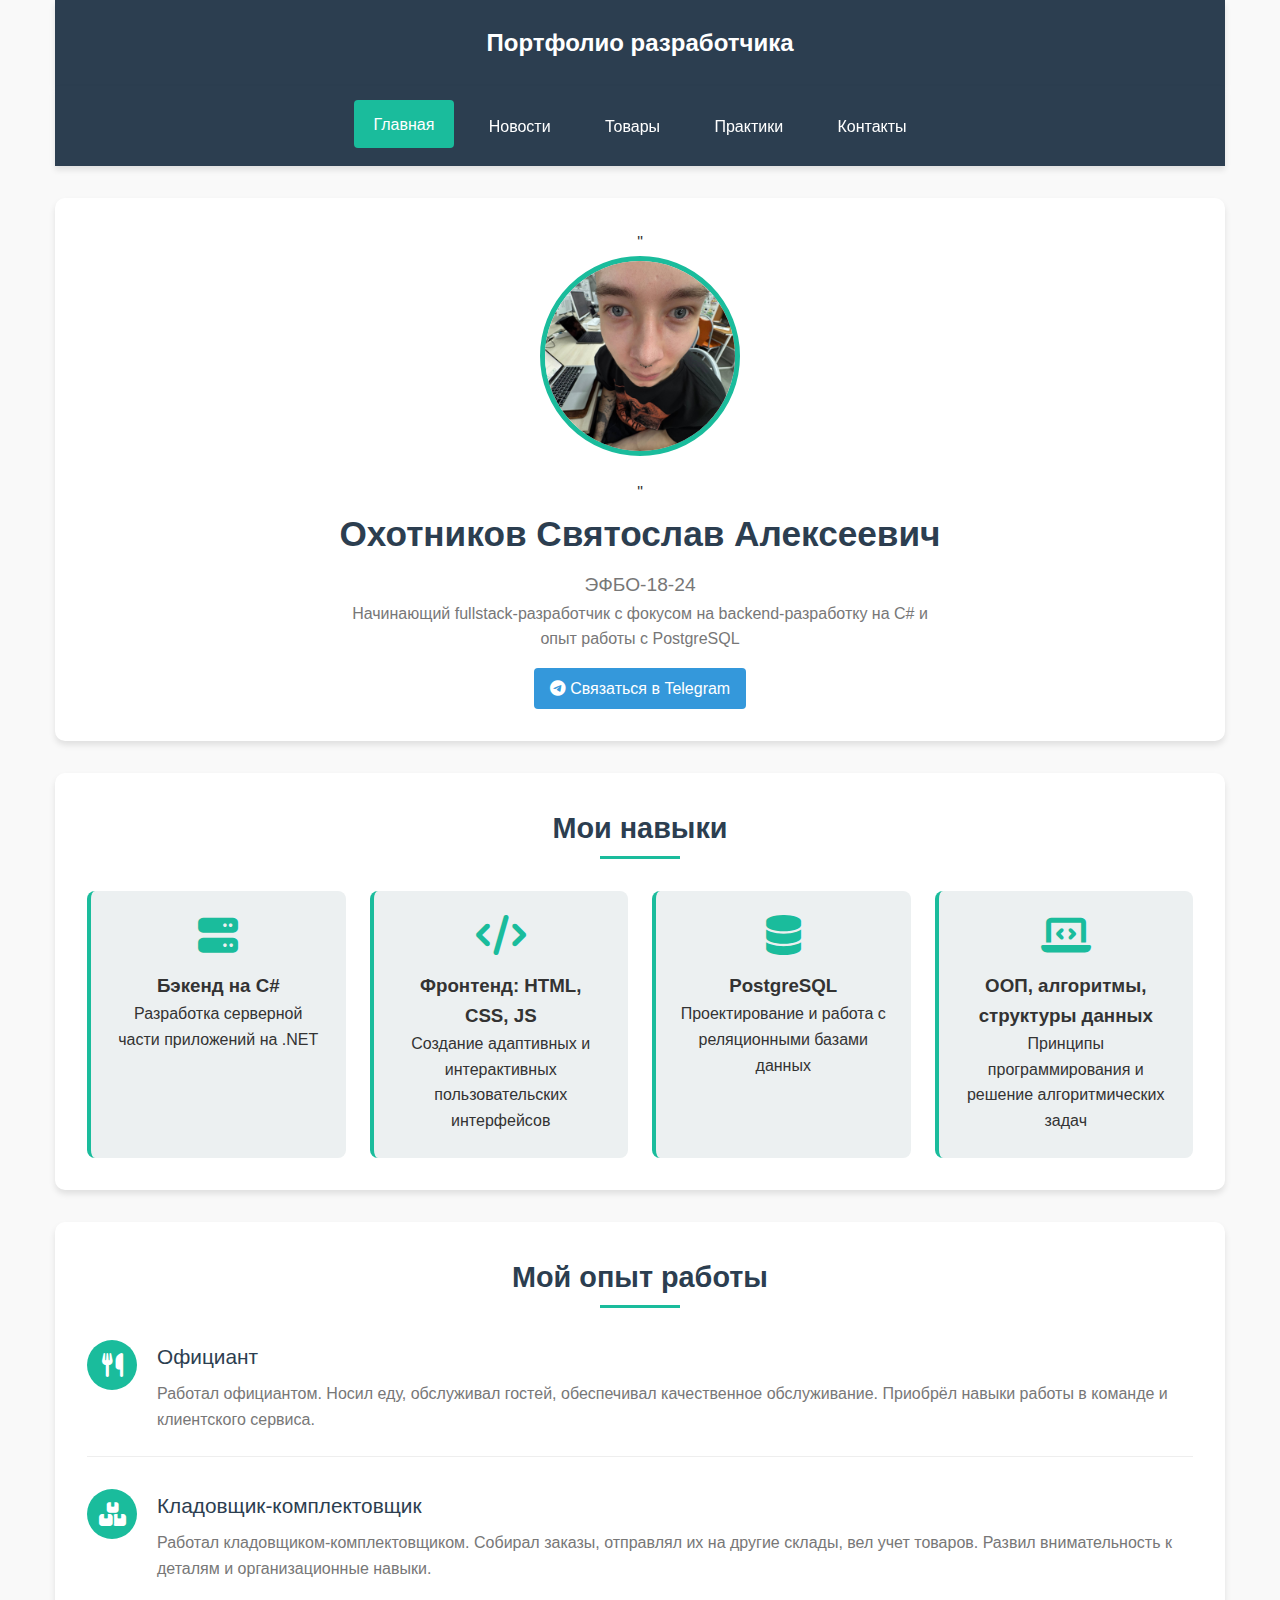
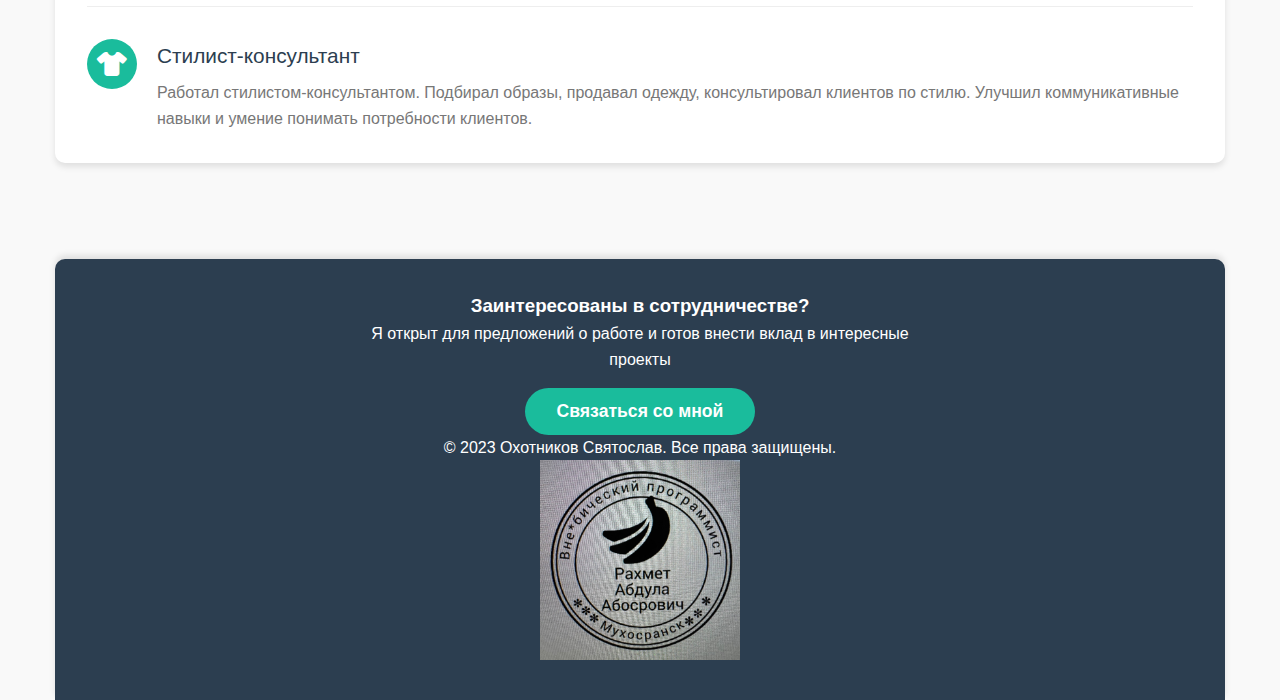
<file: index.html>
<!DOCTYPE html>
<html lang="ru">

<head>
    <meta charset="UTF-8">
    <meta name="viewport" content="width=device-width, initial-scale=1.0">
    <title>Portfolio - Охотников Святослав</title>
    <link rel="icon" href="../images/hacker.png" type="image/x-icon">
    <link rel="stylesheet" href="https://cdnjs.cloudflare.com/ajax/libs/font-awesome/6.4.0/css/all.min.css">
    <link rel="stylesheet" href="style/index_style.css">
</head>

<body>
    <div class="container">
        <!-- Хэдер -->
        <div id="header">Портфолио разработчика</div>

        <!-- Меню -->
        <div id="menu">
            <ul>
                <li><a href="#" class="active">Главная</a></li>
                <li><a href="pages/news.html">Новости</a></li>
                <li><a href="pages/goods.html">Товары</a></li>
                <li><a href="pages/practices.html">Практики</a></li>
                <li><a href="pages/contacts.html">Контакты</a></li>
            </ul>
        </div>

        <!-- Основной контент -->
        <div id="content">
            <div class="profile-header">
                " <img src="../images/photo.png" alt="Фото автора" class="profile-img">"

                <h1 class="profile-name">Охотников Святослав Алексеевич</h1>
                <p class="profile-group">ЭФБО-18-24</p>
                <p>Начинающий fullstack-разработчик с фокусом на backend-разработку на C# и опыт работы с PostgreSQL</p>
                <a href="https://t.me/swyatoshaa" class="tg-link" target="_blank">
                    <i class="fab fa-telegram"></i> Связаться в Telegram
                </a>
            </div>

            <div class="skills-section">
                <h2 class="section-title">Мои навыки</h2>
                <div class="skills-grid">
                    <div class="skill-item">
                        <i class="fas fa-server"></i>
                        <h3>Бэкенд на C#</h3>
                        <p>Разработка серверной части приложений на .NET</p>
                    </div>
                    <div class="skill-item">
                        <i class="fas fa-code"></i>
                        <h3>Фронтенд: HTML, CSS, JS</h3>
                        <p>Создание адаптивных и интерактивных пользовательских интерфейсов</p>
                    </div>
                    <div class="skill-item">
                        <i class="fas fa-database"></i>
                        <h3>PostgreSQL</h3>
                        <p>Проектирование и работа с реляционными базами данных</p>
                    </div>
                    <div class="skill-item">
                        <i class="fas fa-laptop-code"></i>
                        <h3>ООП, алгоритмы, структуры данных</h3>
                        <p>Принципы программирования и решение алгоритмических задач</p>
                    </div>
                </div>
            </div>

            <div class="experience-section">
                <h2 class="section-title">Мой опыт работы</h2>

                <div class="experience-item">
                    <div class="experience-icon">
                        <i class="fas fa-utensils"></i>
                    </div>
                    <div class="experience-title">Официант</div>
                    <p>Работал официантом. Носил еду, обслуживал гостей, обеспечивал качественное обслуживание. Приобрёл
                        навыки работы в команде и клиентского сервиса.</p>
                </div>

                <div class="experience-item">
                    <div class="experience-icon">
                        <i class="fas fa-boxes"></i>
                    </div>
                    <div class="experience-title">Кладовщик-комплектовщик</div>
                    <p>Работал кладовщиком-комплектовщиком. Собирал заказы, отправлял их на другие склады, вел учет
                        товаров. Развил внимательность к деталям и организационные навыки.</p>
                </div>

                <div class="experience-item">
                    <div class="experience-icon">
                        <i class="fas fa-tshirt"></i>
                    </div>
                    <div class="experience-title">Стилист-консультант</div>
                    <p>Работал стилистом-консультантом. Подбирал образы, продавал одежду, консультировал клиентов по
                        стилю. Улучшил коммуникативные навыки и умение понимать потребности клиентов.</p>
                </div>
            </div>
        </div>

        <!-- Футер -->
        <div id="footer">
            <div class="footer-content">
                <h3>Заинтересованы в сотрудничестве?</h3>
                <p>Я открыт для предложений о работе и готов внести вклад в интересные проекты</p>
                <button class="cta-button">Связаться со мной</button>
                <p>© 2023 Охотников Святослав. Все права защищены.</p>
                <img src="/images/моя печать.png" width="200" />
            </div>
        </div>
    </div>

    <script>
        // Простой JavaScript для интерактивности
        document.addEventListener('DOMContentLoaded', function () {
            const ctaButton = document.querySelector('.cta-button');
            if (ctaButton) {
                ctaButton.addEventListener('click', function () {
                    alert('Спасибо за проявленный интерес! Свяжитесь со мной через Telegram: @swyatoshaa');
                });
            }

            // Плавная прокрутка для навигационных ссылок
            document.querySelectorAll('a[href^="#"]').forEach(anchor => {
                anchor.addEventListener('click', function (e) {
                    e.preventDefault();
                    const targetId = this.getAttribute('href');
                    if (targetId === '#') {
                        window.scrollTo({
                            top: 0,
                            behavior: 'smooth'
                        });
                    } else if (document.querySelector(targetId)) {
                        document.querySelector(targetId).scrollIntoView({
                            behavior: 'smooth'
                        });
                    }
                });
            });
        });
    </script>
</body>

</html>
</file>
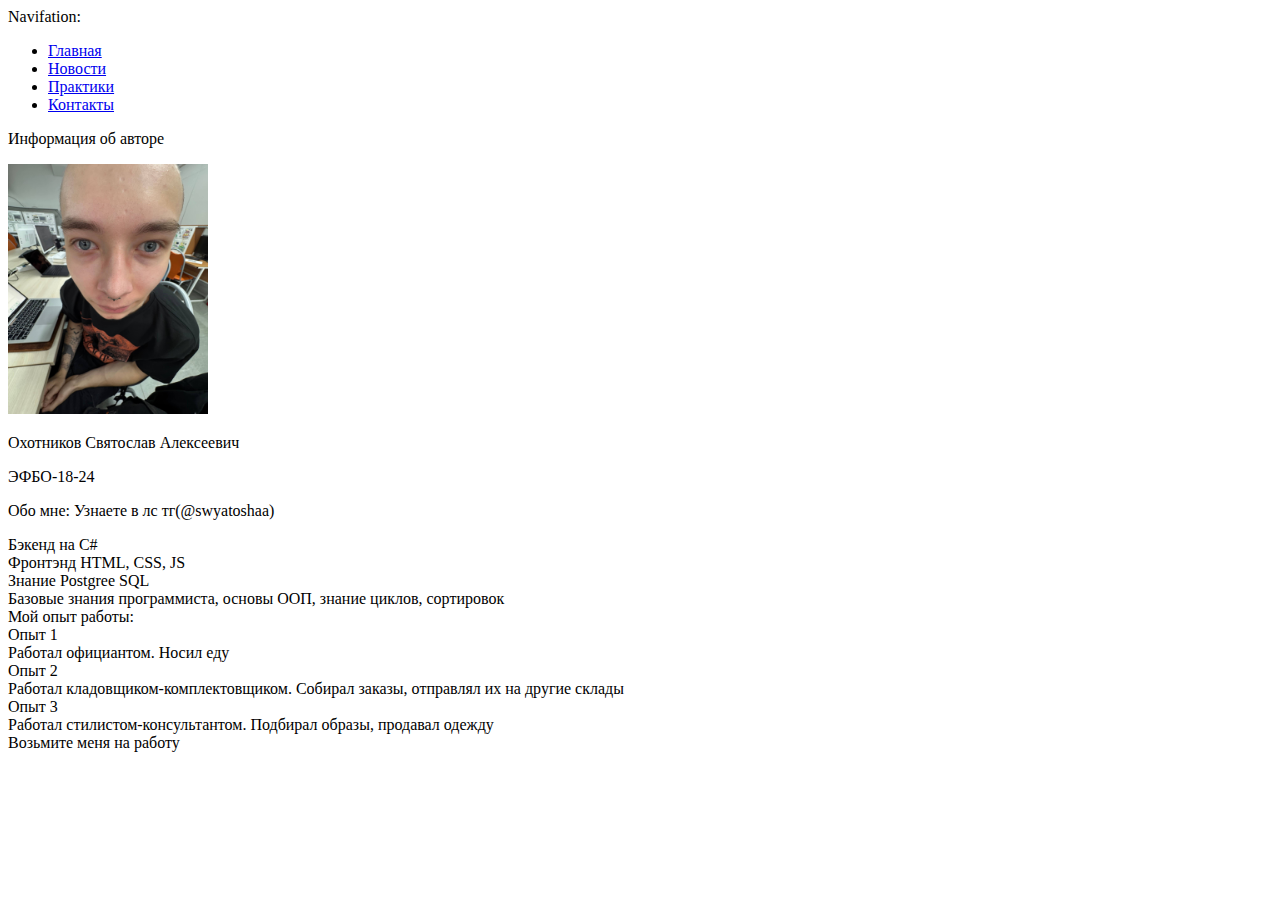
<file:  index.html>
<!DOCTYPE html>
<html lamg = "ru">
    <head>
        <meta charset="UTF-8">
        <meta name="viewport" content="width=device-width, initial-scale=1.0">
        <title>Portfolio</title>
    </head>
    <body>
        <div id="header">Navifation:</div>
        <div id="menu">
            <ul>
                <li><a href="index.html">Главная</a></li>
                <li><a href="pages/news.html">Новости</a></li>
                <li><a href="pages/practices.html">Практики</a></li> 
                <li><a href="с">Контакты</a></li>
            </ul>
        </div>
        <div id="content">
            <p>Информация об авторе</p>
            <img src="images/photo.png" alt="Фото автора" width="200" height="250">
            <p>Охотников Святослав Алексеевич</p>
            <p>ЭФБО-18-24</p>
            <p>Обо мне: Узнаете в лс тг(@swyatoshaa)</p>
            <div>Бэкенд на С#</div>
            <div>Фронтэнд HTML, CSS, JS</div>
            <div>Знание Postgree SQL</div>
            <div>Базовые знания программиста, основы ООП, знание циклов, сортировок</div>
            <div>
                Мой опыт работы:
                <div>
                    Опыт 1<br>
                    Работал официантом. Носил еду
                </div>
                <div>
                    Опыт 2<br>
                    Работал кладовщиком-комплектовщиком. Собирал заказы, отправлял их на другие склады
                </div>
                <div>
                    Опыт 3<br>
                    Работал стилистом-консультантом. Подбирал образы, продавал одежду
                </div>
            </div>
        </div>
        <div id="footer">Возьмите меня на работу</div>    
    </body>
</html>
</file>
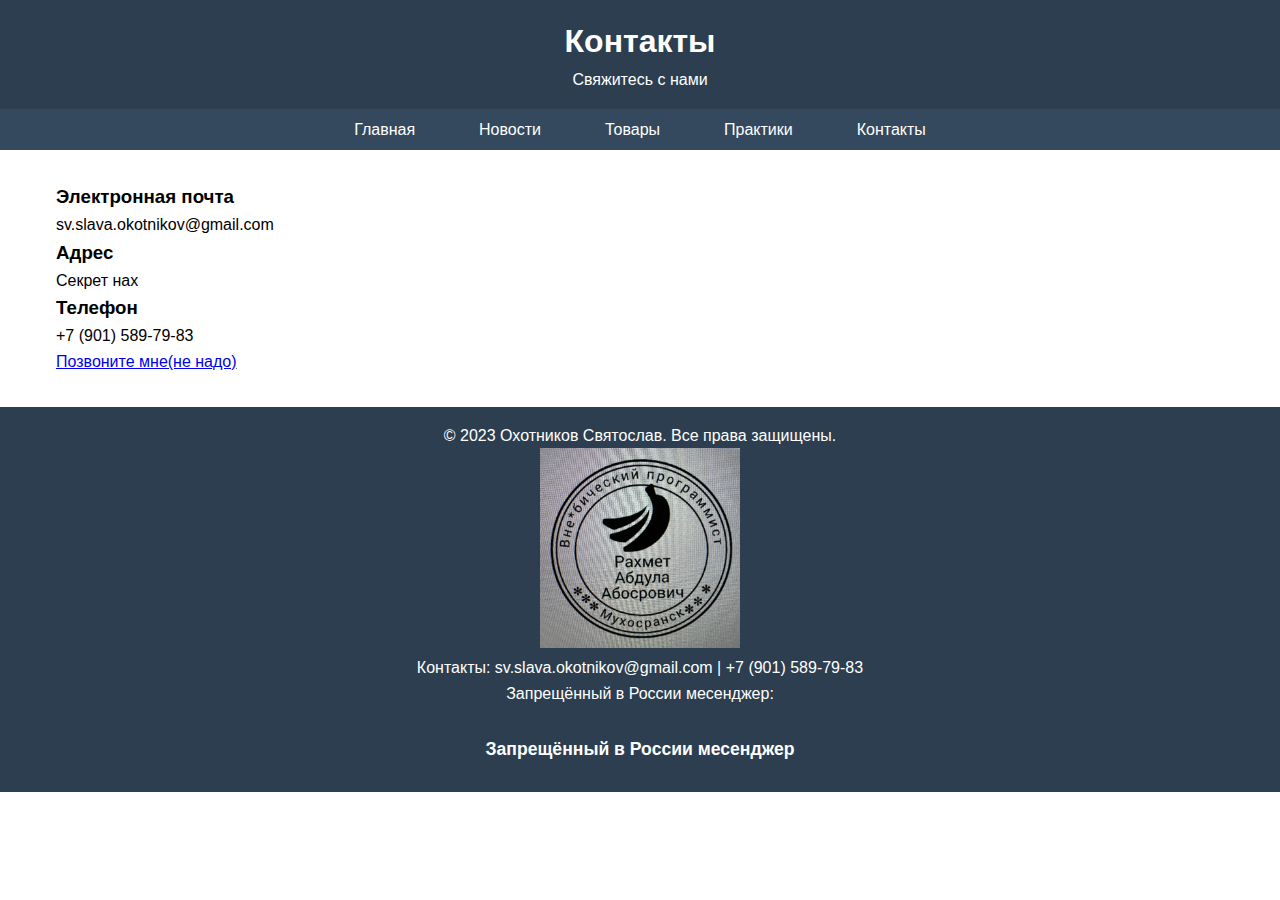
<file: pages/contacts.html>
<!DOCTYPE html>
<html lang="ru">

<head>
    <meta charset="UTF-8">
    <meta name="viewport" content="width=device-width, initial-scale=1.0">
    <title>Контакты - Охотников Святослав</title>
    <link rel="icon" href="../images/hacker.png" type="image/x-icon">
    <link rel="stylesheet" href="../style/style.css">
</head>

<body>
    <!-- Хэдер -->
    <header>
        <h1>Контакты</h1>
        <p>Свяжитесь с нами</p>
    </header>

    <!-- Навигация -->
    <nav>
        <ul>
            <li><a href="../index.html">Главная</a></li>
            <li><a href="news.html">Новости</a></li>
            <li><a href="goods.html">Товары</a></li>
            <li><a href="practices.html">Практики</a></li>
            <li><a href="contacts.html">Контакты</a></li>
        </ul>
    </nav>

    <!-- Основной контент -->
    <main>
        <div class="contact-info">
            <div class="contact-item">
                <h3>Электронная почта</h3>
                <p>sv.slava.okotnikov@gmail.com</p>
            </div>

            <div class="contact-item">
                <h3>Адрес</h3>
                <p>Секрет нах</p>
            </div>

            <div class="contact-item">
                <h3>Телефон</h3>
                <p>+7 (901) 589-79-83</p>
                <a href="tel:+71234567890" class="call-button">Позвоните мне(не надо)</a>
            </div>
        </div>
    </main>

    <!-- Футер -->
    <footer>
        <p>© 2023 Охотников Святослав. Все права защищены.</p>
        <img src="/images/моя печать.png" width="200" />

        <p>Контакты: sv.slava.okotnikov@gmail.com | +7 (901) 589-79-83</p>
        <p>Запрещённый в России месенджер:</p>
        <a href="https://t.me/swyatoshaa" class="tg-link cta-button" target="_blank">
            <i class="fab fa-telegram"></i> Запрещённый в России месенджер
    </footer>
</body>

</html>
</file>
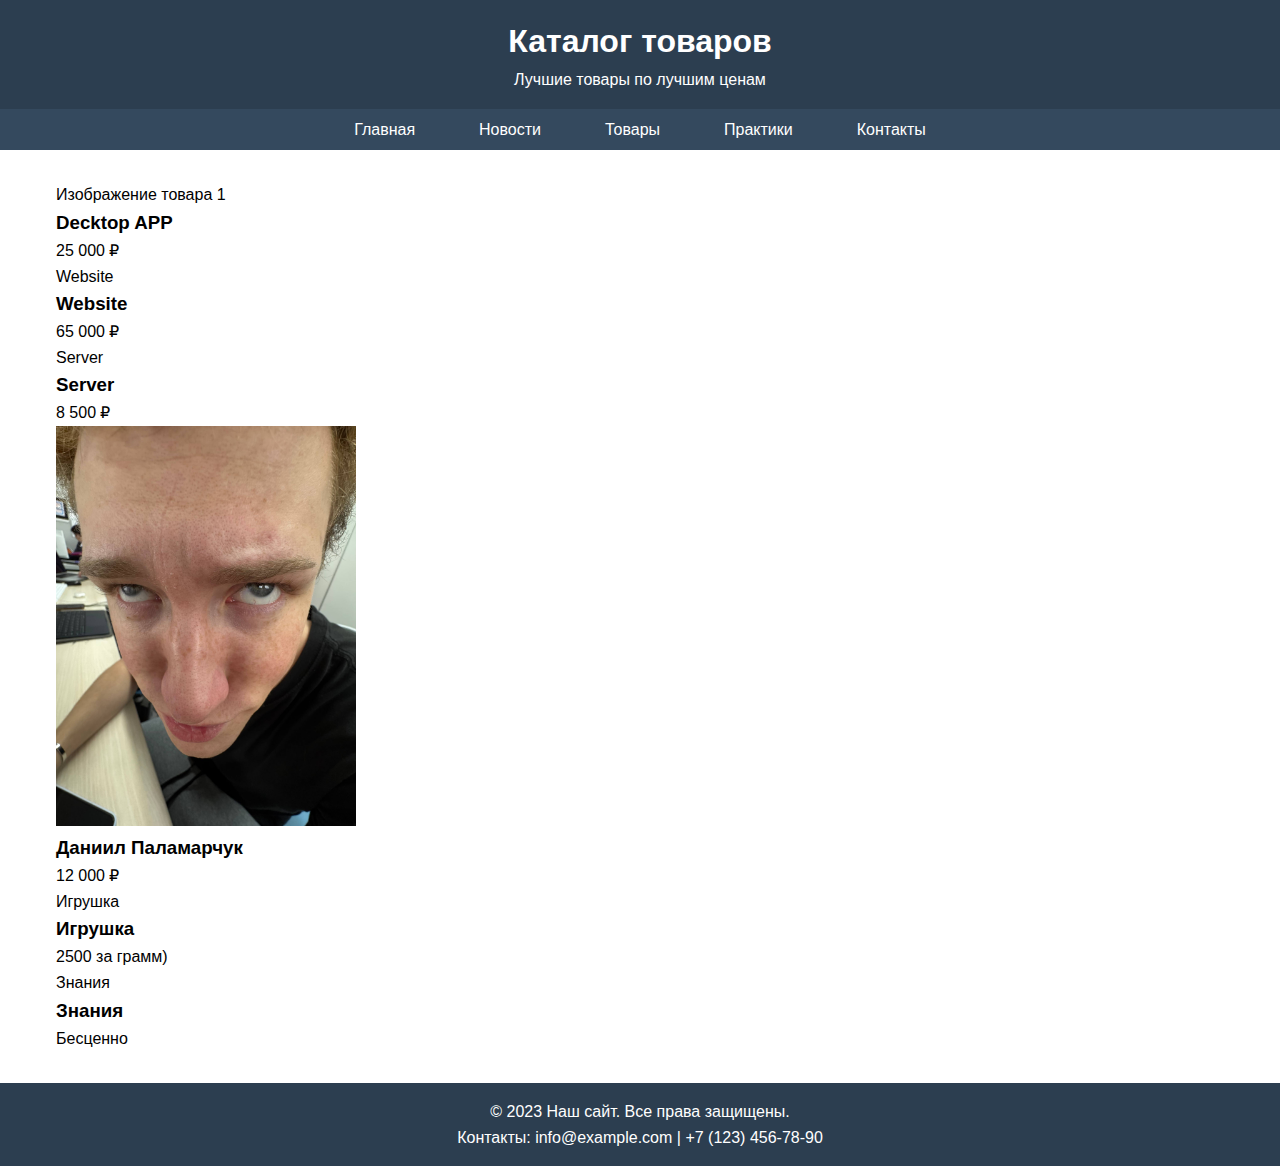
<file: pages/goods.html>
<!DOCTYPE html>
<html lang="ru">
<head>
    <meta charset="UTF-8">
    <meta name="viewport" content="width=device-width, initial-scale=1.0">
    <title>Товары - Охотников Святослав</title>
    <link rel="stylesheet" href="../style/style.css">
    <link rel="icon" href="../images/hacker.png" type="image/x-icon">
</head>
<body>
    <!-- Хэдер -->
    <header>
        <h1>Каталог товаров</h1>
        <p>Лучшие товары по лучшим ценам</p>
    </header>

    <!-- Навигация -->
    <nav>
        <ul>
            <li><a href="../index.html">Главная</a></li>
            <li><a href="news.html">Новости</a></li>
            <li><a href="goods.html">Товары</a></li>
            <li><a href="practices.html">Практики</a></li>
            <li><a href="contacts.html">Контакты</a></li>
        </ul>
    </nav>

    <!-- Основной контент -->
    <main>
        <div class="products-grid">
            <!-- Товар 1 -->
            <div class="product-card">
                <div class="product-image">Изображение товара 1</div>
                <div class="product-info">
                    <h3 class="product-title">Decktop APP</h3>
                    <div class="product-price">25 000 ₽</div>
                </div>
            </div>

            <!-- Товар 2 -->
            <div class="product-card">
                <div class="product-image">Website</div>
                <div class="product-info">
                    <h3 class="product-title">Website</h3>
                    <div class="product-price">65 000 ₽</div>
                </div>
            </div>

            <!-- Товар 3 -->
            <div class="product-card">
                <div class="product-image">Server</div>
                <div class="product-info">
                    <h3 class="product-title">Server</h3>
                    <div class="product-price">8 500 ₽</div>
                </div>
            </div>

            <!-- Товар 4 -->
            <div class="product-card">
                <img src="../images/images2.png" class="profile-img">
                <div class="product-info">
                    <h3 class="product-title">Даниил Паламарчук</h3>
                    <div class="product-price">12 000 ₽</div>
                </div>
            </div>

            <!-- Товар 5 -->
            <div class="product-card">
                <div class="product-image">Игрушка</div>
                <div class="product-info">
                    <h3 class="product-title">Игрушка</h3>
                    <div class="product-price">2500 за грамм)</div>
                </div>
            </div>

            <!-- Товар 6 -->
            <div class="product-card">
                <div class="product-image">Знания</div>
                <div class="product-info">
                    <h3 class="product-title">Знания</h3>
                    <div class="product-price">Бесценно</div>
                </div>
            </div>
        </div>
    </main>

    <!-- Футер -->
    <footer>
        <p>&copy; 2023 Наш сайт. Все права защищены.</p>
        <p>Контакты: info@example.com | +7 (123) 456-78-90</p>
    </footer>
</body>
</html>
</file>
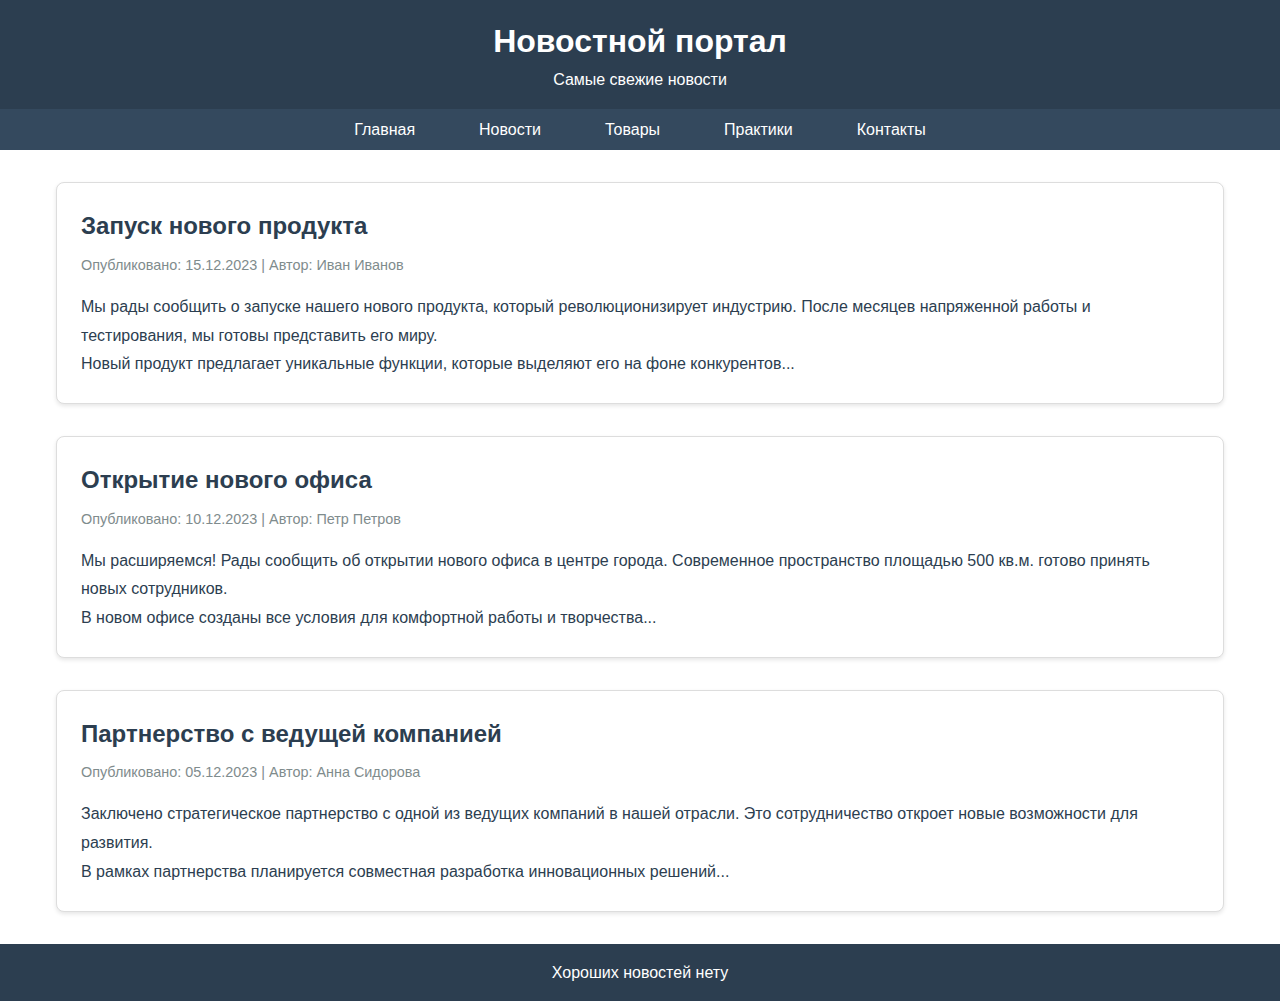
<file: pages/news.html>
<!DOCTYPE html>
<html lang="ru">

<head>
    <meta charset="UTF-8">
    <meta name="viewport" content="width=device-width, initial-scale=1.0">
    <title>Новости - Охотников Святослав</title>
    <link rel="stylesheet" href="../style/style.css">
    <link rel="icon" href="../images/hacker.png" type="image/x-icon">
</head>

<body>
    <!-- Хэдер -->
    <header>
        <h1>Новостной портал</h1>
        <p>Самые свежие новости</p>
    </header>

    <!-- Навигация -->
    <nav>
        <ul>
            <li><a href="../index.html">Главная</a></li>
            <li><a href="news.html">Новости</a></li>
            <li><a href="goods.html">Товары</a></li>
            <li><a href="practices.html">Практики</a></li>
            <li><a href="contacts.html">Контакты</a></li>
        </ul>
    </nav>

    <!-- Основной контент -->
    <main>
        <article class="news-article">
            <div class="news-header">
                <h2 class="news-title">Запуск нового продукта</h2>
                <div class="news-meta">Опубликовано: 15.12.2023 | Автор: Иван Иванов</div>
            </div>
            <div class="news-content">
                <p>Мы рады сообщить о запуске нашего нового продукта, который революционизирует индустрию. После месяцев
                    напряженной работы и тестирования, мы готовы представить его миру.</p>
                <p>Новый продукт предлагает уникальные функции, которые выделяют его на фоне конкурентов...</p>
            </div>
        </article>

        <article class="news-article">
            <div class="news-header">
                <h2 class="news-title">Открытие нового офиса</h2>
                <div class="news-meta">Опубликовано: 10.12.2023 | Автор: Петр Петров</div>
            </div>
            <div class="news-content">
                <p>Мы расширяемся! Рады сообщить об открытии нового офиса в центре города. Современное пространство
                    площадью 500 кв.м. готово принять новых сотрудников.</p>
                <p>В новом офисе созданы все условия для комфортной работы и творчества...</p>
            </div>
        </article>

        <article class="news-article">
            <div class="news-header">
                <h2 class="news-title">Партнерство с ведущей компанией</h2>
                <div class="news-meta">Опубликовано: 05.12.2023 | Автор: Анна Сидорова</div>
            </div>
            <div class="news-content">
                <p>Заключено стратегическое партнерство с одной из ведущих компаний в нашей отрасли. Это сотрудничество
                    откроет новые возможности для развития.</p>
                <p>В рамках партнерства планируется совместная разработка инновационных решений...</p>
            </div>
        </article>
    </main>

    <!-- Футер -->
    <footer>
        <p1>Хороших новостей нету</p1>
    </footer>
</body>

</html>
</file>
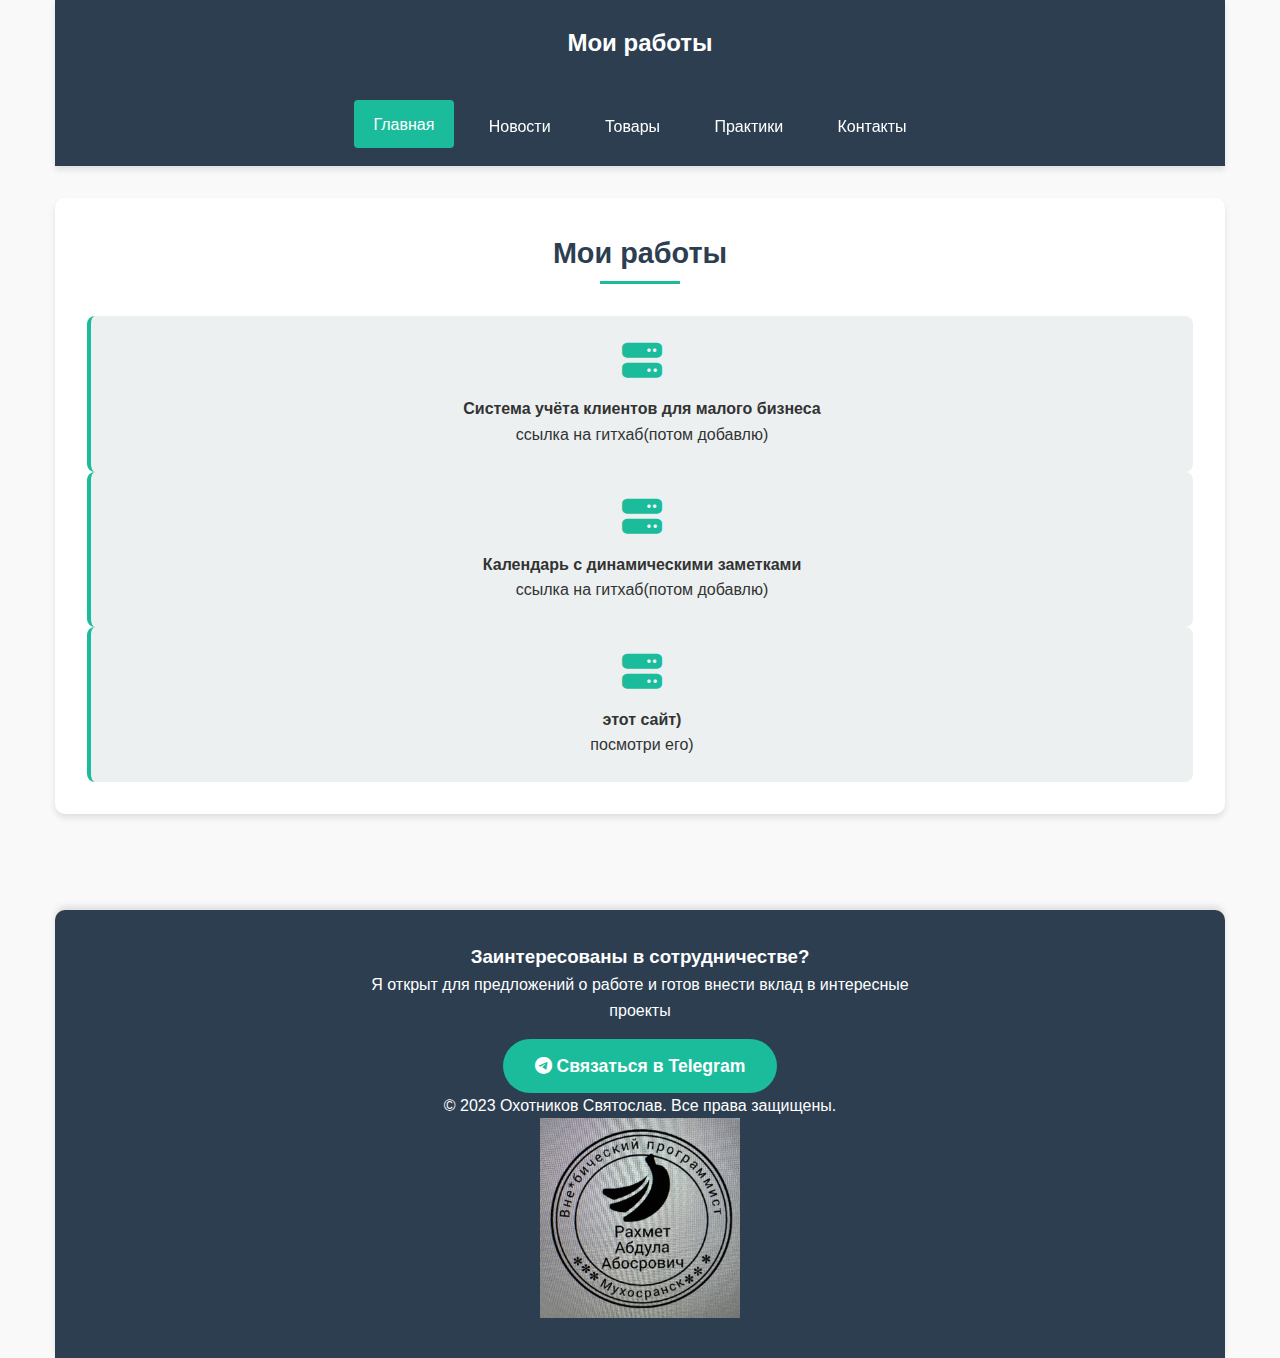
<file: pages/practices.html>
<!DOCTYPE html>
<html lang="ru">

<head>
    <meta charset="UTF-8">
    <meta name="vievport" content="width=device-width, initial-scale=1.0">
    <title>Portfolio - Охотников Святослав</title>
    <link rel="stylesheet" href="https://cdnjs.cloudflare.com/ajax/libs/font-awesome/6.4.0/css/all.min.css">
    <link rel="stylesheet" href="../style/index_style.css">
    <link rel="icon" href="../images/hacker.png" type="image/x-icon">
</head>

<body>
    <div class="container">
        <div id="header">Мои работы</div>
        <div id="menu">
            <ul>
                <li><a href="#" class="active">Главная</a></li>
                <li><a href="news.html">Новости</a></li>
                <li><a href="goods.html">Товары</a></li>
                <li><a href="practices.html">Практики</a></li>
                <li><a href="contacts.html">Контакты</a></li>
            </ul>
        </div>
        <div id="content">
            <div class="skills-section">
                <h3 class="section-title">Мои работы</h3>
                <div class="skills-grid">
                    <div class="skill-item">
                        <i class="fas fa-server"></i>
                        <h4>Система учёта клиентов для малого бизнеса</h4>
                        <p>ссылка на гитхаб(потом добавлю)</p>
                    </div>
                </div>

                <div class="skills-grid">
                    <div class="skill-item">
                        <i class="fas fa-server"></i>
                        <h4>Календарь с динамическими заметками</h4>
                        <p>ссылка на гитхаб(потом добавлю)</p>
                    </div>
                </div>

                <div class="skills-grid">
                    <div class="skill-item">
                        <i class="fas fa-server"></i>
                        <h4>этот сайт)</h4>
                        <p>посмотри его)</p>
                    </div>
                </div>

            </div>
        </div>
        <div id="footer">
            <div class="footer-content">
                <h3>Заинтересованы в сотрудничестве?</h3>
                <p>Я открыт для предложений о работе и готов внести вклад в интересные проекты</p>
                <a href="https://t.me/swyatoshaa" class="tg-link cta-button" target="_blank">
                        <i class="fab fa-telegram"></i> Связаться в Telegram
                    </a>
                <p>© 2023 Охотников Святослав. Все права защищены.</p>
                <img src="/images/моя печать.png" width="200" />
            </div>
        </div>

    </div>
</body>


</html>
</file>
<file: style/index_style.css>
* {
    margin: 0;
    padding: 0;
    box-sizing: border-box;
}

:root {
    --primary-color: #2c3e50;
    --secondary-color: #1abc9c;
    --accent-color: #3498db;
    --light-color: #ecf0f1;
    --dark-color: #2c3e50;
    --text-color: #333;
    --text-light: #777;
    --shadow: 0 4px 6px rgba(0, 0, 0, 0.1);
    --transition: all 0.3s ease;
}

body {
    font-family: 'Segoe UI', Tahoma, Geneva, Verdana, sans-serif;
    line-height: 1.6;
    color: var(--text-color);
    background-color: #f9f9f9;
}

.container {
    max-width: 1200px;
    margin: 0 auto;
    padding: 0 15px;
}

/* Хэдер */
#header {
    background-color: var(--primary-color);
    color: white;
    padding: 1.5rem;
    text-align: center;
    font-size: 1.5rem;
    font-weight: bold;
    box-shadow: var(--shadow);
}

/* Навигация */
#menu {
    background-color: var(--primary-color);
    padding: 0.5rem 0;
    position: sticky;
    top: 0;
    z-index: 100;
    box-shadow: var(--shadow);
}

#menu ul {
    display: flex;
    justify-content: center;
    list-style: none;
    flex-wrap: wrap;
}

#menu li {
    margin: 0.5rem;
}

#menu a {
    color: white;
    text-decoration: none;
    padding: 0.7rem 1.2rem;
    border-radius: 4px;
    transition: var(--transition);
    display: block;
}

#menu a:hover,
#menu a.active {
    background-color: var(--secondary-color);
    transform: translateY(-2px);
}

/* Основной контент */
#content {
    padding: 2rem 0;
}

.profile-header {
    background: white;
    border-radius: 10px;
    padding: 2rem;
    text-align: center;
    margin-bottom: 2rem;
    box-shadow: var(--shadow);
    display: flex;
    flex-direction: column;
    align-items: center;
}

.profile-img {
    width: 200px;
    height: 200px;
    border-radius: 50%;
    object-fit: cover;
    border: 5px solid var(--secondary-color);
    margin-bottom: 1.5rem;
}

.profile-name {
    color: var(--primary-color);
    margin-bottom: 0.5rem;
    font-size: 2.2rem;
}

.profile-group {
    color: var(--secondary-color);
    font-size: 1.2rem;
    margin-bottom: 1rem;
    font-weight: 500;
}

.profile-header p {
    color: var(--text-light);
    max-width: 600px;
    margin: 0 auto;
}

.tg-link {
    display: inline-block;
    margin-top: 1rem;
    padding: 0.5rem 1rem;
    background-color: var(--accent-color);
    color: white;
    text-decoration: none;
    border-radius: 4px;
    transition: var(--transition);
}

.tg-link:hover {
    background-color: #2980b9;
    transform: translateY(-2px);
}

.section-title {
    text-align: center;
    color: var(--primary-color);
    margin-bottom: 2rem;
    font-size: 1.8rem;
    position: relative;
    padding-bottom: 0.5rem;
}

.section-title::after {
    content: '';
    position: absolute;
    bottom: 0;
    left: 50%;
    transform: translateX(-50%);
    width: 80px;
    height: 3px;
    background-color: var(--secondary-color);
}

.skills-section {
    background: white;
    border-radius: 10px;
    padding: 2rem;
    margin-bottom: 2rem;
    box-shadow: var(--shadow);
}

.skills-grid {
    display: grid;
    grid-template-columns: repeat(auto-fit, minmax(250px, 1fr));
    gap: 1.5rem;
}

.skill-item {
    background: var(--light-color);
    padding: 1.5rem;
    border-radius: 8px;
    text-align: center;
    transition: var(--transition);
    border-left: 4px solid var(--secondary-color);
}

.skill-item:hover {
    transform: translateY(-5px);
    box-shadow: 0 10px 20px rgba(0, 0, 0, 0.1);
}

.skill-item i {
    font-size: 2.5rem;
    color: var(--secondary-color);
    margin-bottom: 1rem;
}

.experience-section {
    background: white;
    border-radius: 10px;
    padding: 2rem;
    margin-bottom: 2rem;
    box-shadow: var(--shadow);
}

.experience-item {
    margin-bottom: 2rem;
    padding-bottom: 1.5rem;
    border-bottom: 1px solid #eee;
    position: relative;
    padding-left: 70px;
}

.experience-item:last-child {
    margin-bottom: 0;
    padding-bottom: 0;
    border-bottom: none;
}

.experience-icon {
    position: absolute;
    left: 0;
    top: 0;
    width: 50px;
    height: 50px;
    background: var(--secondary-color);
    border-radius: 50%;
    display: flex;
    align-items: center;
    justify-content: center;
    color: white;
    font-size: 1.5rem;
}

.experience-title {
    color: var(--primary-color);
    font-size: 1.3rem;
    margin-bottom: 0.5rem;
}

.experience-item p {
    color: var(--text-light);
}

/* Футер */
#footer {
    background-color: var(--primary-color);
    color: white;
    text-align: center;
    padding: 2rem;
    margin-top: 2rem;
    border-top-left-radius: 10px;
    border-top-right-radius: 10px;
    box-shadow: 0 -4px 6px rgba(0, 0, 0, 0.1);
}

.footer-content {
    max-width: 600px;
    margin: 0 auto;
}

.cta-button {
    display: inline-block;
    margin-top: 1rem;
    padding: 0.8rem 2rem;
    background-color: var(--secondary-color);
    color: white;
    text-decoration: none;
    border-radius: 30px;
    font-weight: bold;
    transition: var(--transition);
    border: none;
    cursor: pointer;
    font-size: 1.1rem;
}

.cta-button:hover {
    background-color: #16a085;
    transform: translateY(-3px);
    box-shadow: 0 5px 15px rgba(0, 0, 0, 0.2);
}

/* Адаптивность */
@media (max-width: 768px) {
    .profile-name {
        font-size: 1.8rem;
    }

    .skills-grid {
        grid-template-columns: 1fr;
    }

    .experience-item {
        padding-left: 60px;
    }

    #menu ul {
        flex-direction: column;
        align-items: center;
    }
}

@media (max-width: 480px) {
    .profile-img {
        width: 150px;
        height: 150px;
    }

    .experience-item {
        padding-left: 0;
        padding-top: 60px;
    }

    .experience-icon {
        top: 0;
        left: 50%;
        transform: translateX(-50%);
    }
}
</file>
<file: style/style.css>
* {
    margin: 0;
    padding: 0;
    box-sizing: border-box;
}

body {
    font-family: Arial, sans-serif;
    line-height: 1.6;
}

/* Хэдер */
header {
    background-color: #2c3e50;
    color: white;
    padding: 1rem;
    text-align: center;
}

/* Навигация */
nav {
    background-color: #34495e;
    padding: 0.5rem;
}

nav ul {
    display: flex;
    justify-content: center;
    list-style: none;
    gap: 2rem;
}

nav a {
    color: white;
    text-decoration: none;
    padding: 0.5rem 1rem;
}

nav a:hover {
    background-color: #1abc9c;
    border-radius: 4px;
}

/* Основной контент */
main {
    max-width: 1200px;
    margin: 2rem auto;
    padding: 0 1rem;
}

.news-article {
    background: white;
    border: 1px solid #ddd;
    border-radius: 8px;
    padding: 1.5rem;
    margin-bottom: 2rem;
    box-shadow: 0 2px 4px rgba(0, 0, 0, 0.1);
}

.news-header {
    margin-bottom: 1rem;
}

.news-title {
    color: #2c3e50;
    margin-bottom: 0.5rem;
}

.news-meta {
    color: #7f8c8d;
    font-size: 0.9rem;
}

.news-content {
    color: #2c3e50;
    line-height: 1.8;
}

/* Футер */
footer {
    background-color: #2c3e50;
    color: white;
    text-align: center;
    padding: 1rem;
    margin-top: 2rem;
}

.profile-img{
    max-width: 300px;
}
.tg-link {
    display: inline-block;
    margin-top: 1rem;
    padding: 0.5rem 1rem;
    background-color: var(--accent-color);
    color: white;
    text-decoration: none;
    border-radius: 4px;
    transition: var(--transition);
}

.tg-link:hover {
    background-color: #2980b9;
    transform: translateY(-2px);
}
.cta-button {
    display: inline-block;
    margin-top: 1rem;
    padding: 0.8rem 2rem;
    background-color: var(--secondary-color);
    color: white;
    text-decoration: none;
    border-radius: 30px;
    font-weight: bold;
    transition: var(--transition);
    border: none;
    cursor: pointer;
    font-size: 1.1rem;
}
</file>
